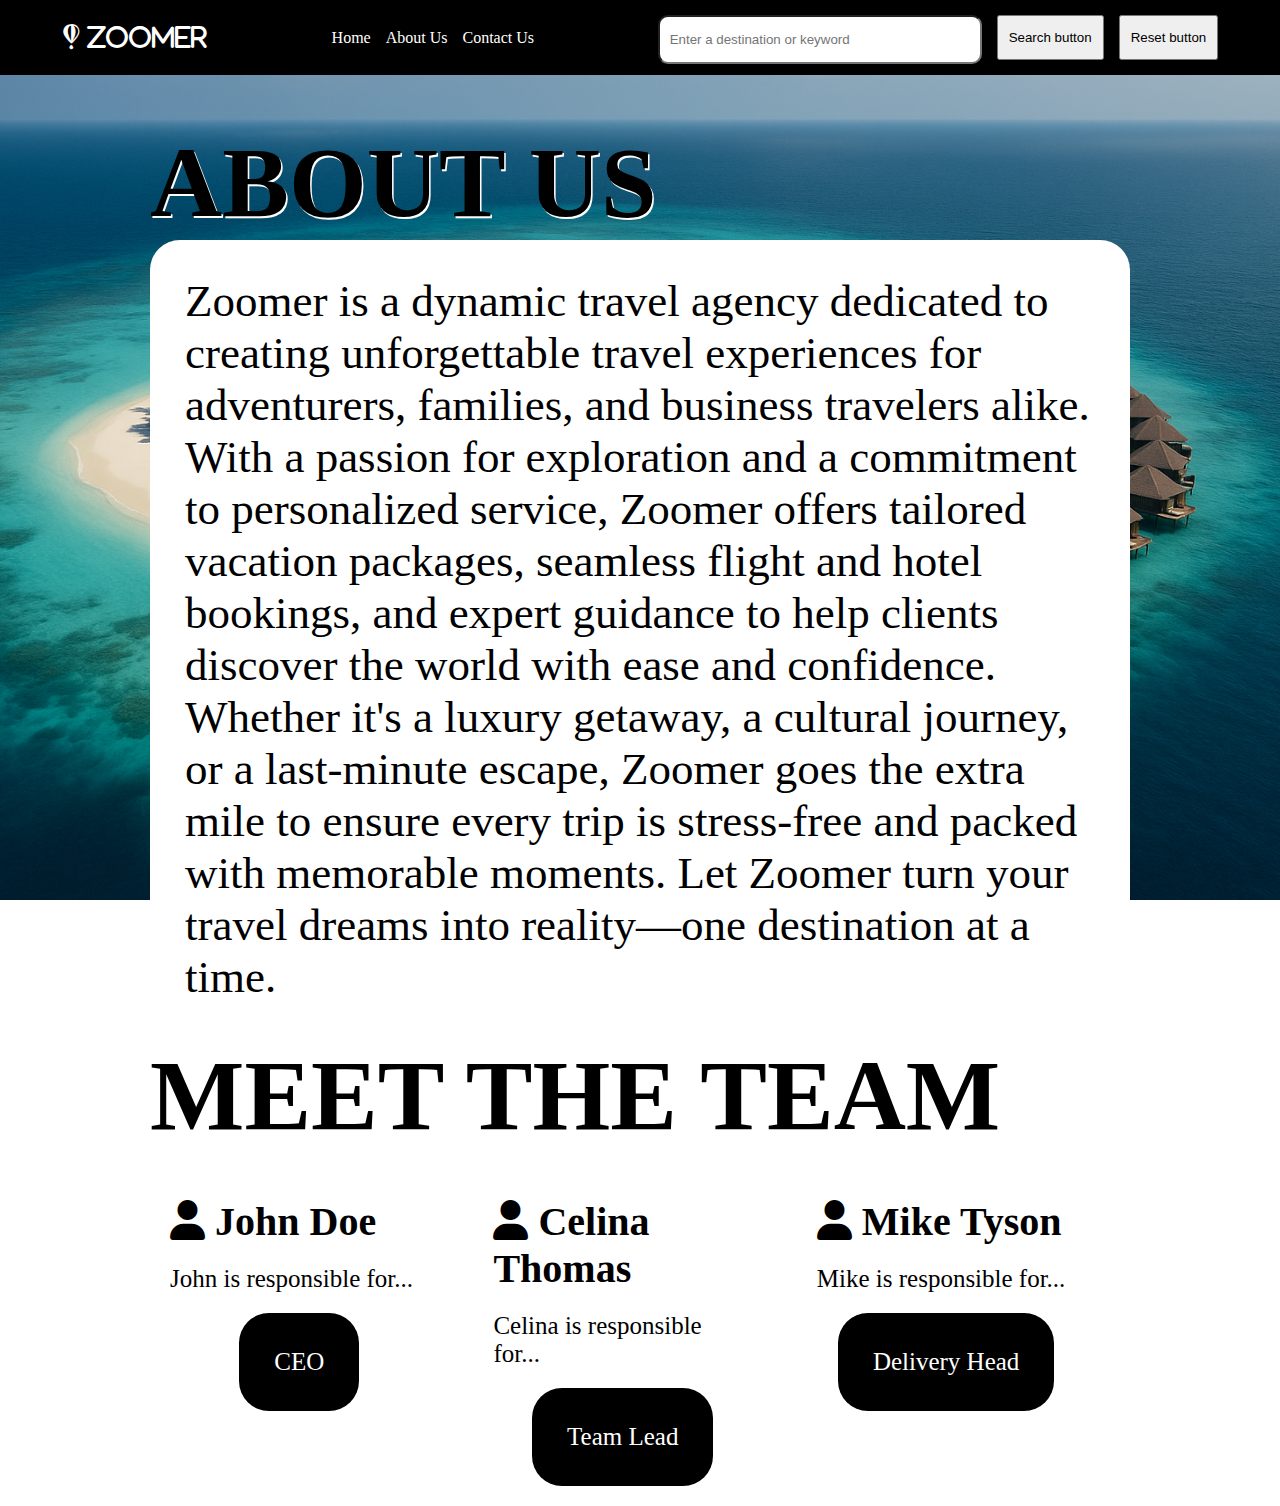
<file: AboutUs.html>
<!DOCTYPE html>
<html lang="en">
    <head>
        <meta charset="UTF-8" />
        <meta name="viewport" content="width=device-width, initial-scale=1.0" />
        <link
            rel="stylesheet"
            href="https://cdnjs.cloudflare.com/ajax/libs/font-awesome/6.0.0/css/all.min.css"
            integrity="sha512-9usAa10IRO0HhonpyAIVpjrylPvoDwiPUiKdWk5t3PyolY1cOd4DSE0Ga+ri4AuTroPR5aQvXU9xC6qOPnzFeg=="
            crossorigin="anonymous"
            referrerpolicy="no-referrer"
        />
        <link rel="stylesheet" href="styles.css" />
        <title>Zoomer | About Us</title>
    </head>
    <body>
        <div class="container">
            <!-- Navigation and search -->
            <nav id="navigation">
                <div id="icon"><i class="fa-brands fa-fly"> Zoomer</i></div>
                <ul id="links">
                    <li><a href="./index.html">Home</a></li>
                    <li><a href="./AboutUs.html">About Us</a></li>
                    <li><a href="./ContactUs.html">Contact Us</a></li>
                </ul>
                <div id="searchContainer">
                    <div id="searchBarContainer">
                        <input
                            id="searchBar"
                            placeholder="Enter a destination or keyword"
                        />
                    </div>
                    <div class="search-btns">
                        <button id="searchBtn">Search button</button>
                        <button id="resetBtn">Reset button</button>
                    </div>
                </div>
            </nav>

            <div id="AboutUs-Card">
                <h1>About Us</h1>

                <p>
                    Zoomer is a dynamic travel agency dedicated to creating
                    unforgettable travel experiences for adventurers, families,
                    and business travelers alike. With a passion for exploration
                    and a commitment to personalized service, Zoomer offers
                    tailored vacation packages, seamless flight and hotel
                    bookings, and expert guidance to help clients discover the
                    world with ease and confidence. Whether it's a luxury
                    getaway, a cultural journey, or a last-minute escape, Zoomer
                    goes the extra mile to ensure every trip is stress-free and
                    packed with memorable moments. Let Zoomer turn your travel
                    dreams into reality—one destination at a time.
                </p>

                <h1>Meet the team</h1>

                <div class="team-cards">
                    <div class="team-card">
                        <h2><i class="fa-solid fa-user"></i> John Doe</h2>
                        <div class="responsibilities">
                            John is responsible for...
                        </div>
                        <div class="titles"><p>CEO</p></div>
                    </div>
                    <div class="team-card">
                        <h2><i class="fa-solid fa-user"></i> Celina Thomas</h2>
                        <div class="responsibilities">
                            Celina is responsible for...
                        </div>
                        <div class="titles"><p>Team Lead</p></div>
                    </div>
                    <div class="team-card">
                        <h2><i class="fa-solid fa-user"></i> Mike Tyson</h2>
                        <div class="responsibilities">
                            Mike is responsible for...
                        </div>
                        <div class="titles"><p>Delivery Head</p></div>
                    </div>
                </div>
            </div>
        </div>
    </body>
</html>
</file>
<file: styles.css>
* {
    margin: 0;
    padding: 0;
}

.container {
    display: grid;
    width: 100%;
    height: 100vh;
    background-image: url("./island-resort.png");
    min-height: 500px;

    /* Create the parallax scrolling effect */
    background-attachment: fixed;
    background-position: center;
    background-repeat: no-repeat;
    background-size: cover;
    background-size: cover;

    #navigation {
        display: flex;
        justify-content: space-around;
        width: 100%;
        height: 75px;
        background-color: black;
        color: white;

        #icon {
            align-content: center;
            font-size: 25px;
        }

        #links {
            display: flex;
            flex-direction: row;
            list-style: none;
            gap: 15px;

            li {
                align-content: center;

                a {
                    text-decoration: none;
                }

                a:link {
                    color: white;
                    background-color: transparent;
                    text-decoration: none;
                }
                a:visited {
                    color: white;
                    background-color: transparent;
                    text-decoration: none;
                }
                a:hover {
                    color: black;
                    background-color: white;
                    text-decoration: none;
                }
                a:active {
                    color: yellow;
                    background-color: transparent;
                    text-decoration: underline;
                }
            }
        }

        #searchContainer {
            display: flex;
            flex-direction: row;
            gap: 15px;

            #searchBarContainer {
                align-self: center;
                height: 60%;

                input {
                    height: 100%;
                    width: 300px;
                    border-radius: 10px;
                    padding: 0px 10px;
                }
            }

            .search-btns {
                display: flex;
                align-self: center;
                gap: 15px;
                height: 60%;

                button {
                    padding: 0px 10px;
                }
            }
        }
    }

    #intro-card {
        justify-self: start;
        align-self: start;
        height: fit-content;
        width: 40%;
        border-radius: 25px;
        padding: 35px;
        margin-left: 150px;
        margin-bottom: 400px;
        background-color: white;

        #introHeading {
            margin-bottom: 25px;
            h1 {
                font-size: 80px;
            }
        }
        #introParagraph {
            margin-top: 25px;
            p {
                font-size: 45px;
            }
        }
    }

    #AboutUs-Card {
        justify-self: center;
        align-self: center;
        margin: 50px 150px 150px 150px;
        color: white;

        h1 {
            font-size: 100px;
            text-transform: uppercase;
            color: rgb(0, 0, 0);
            text-shadow: white 1.5px 1.5px;
        }

        p {
            font-size: 45px;
            padding: 35px;
            border-radius: 30px;
            color: black;
            background-color: white;
        }

        .team-cards {
            display: grid;
            width: 100%;
            margin-top: 25px;
            grid-template-rows: 1;
            grid-template-columns: 33% 33% 33%;

            .team-card {
                padding: 20px;
                width: 80%;
                background-color: white;
                color: black;
                border-radius: 15px;

                h2 {
                    font-size: 40px;
                }

                .responsibilities {
                    font-size: 25px;
                    margin-top: 20px;
                    margin-bottom: 20px;
                }

                .titles {
                    display: flex;
                    justify-content: center;

                    p {
                        font-size: 25px;
                        color: white;
                        background-color: black;
                    }
                }
            }
        }
    }

    #ContactCard {
        display: grid;
        grid-template-rows: 10% 90%;
        min-width: 800px;
        margin-bottom: 200px;
        height: 80%;
        padding: 50px;
        justify-self: center;
        align-self: center;
        color: black;
        background-color: white;
        border-radius: 35px;

        #contactForm {
            display: grid;
            justify-self: center;
            width: 90%;
            height: 70%;
            grid-template-columns: 90%;

            .inputs {
                display: grid;
                grid-template-rows: 10% 90%;
                gap: 5px;
                width: 100%;
                margin-bottom: 20px;

                input {
                    height: 50px;
                    font-size: 20px;
                    padding: 0px 10px;
                    margin-top: 5px;
                }

                #messageInput {
                    width: 100%;
                    height: 150px;
                    padding: 5px 10px;
                    font-size: 20px;
                }
            }

            button {
                justify-self: center;
                width: 70%;
                height: 50px;
            }
        }
    }
}

#recommendationsCardArea {
    position: relative;

    top: 100px;
    overflow-y: visible;
    .card {
        background: white;
        color: black;
        padding: 25px;
        border-radius: 25px;
        margin-bottom: 10px;
        width: 400px;

        h1 {
            font-size: 40px;
        }

        img {
            margin-top: 10px;
            border-radius: 20px;
            width: 100%;
        }

        h2 {
            margin-top: 10px;
            margin-bottom: 10px;
            font-size: 35px;
        }

        p {
            margin-bottom: 10px;
        }

        .visitBtn {
            width: 100px;
            height: 40px;
        }
    }
}
</file>
